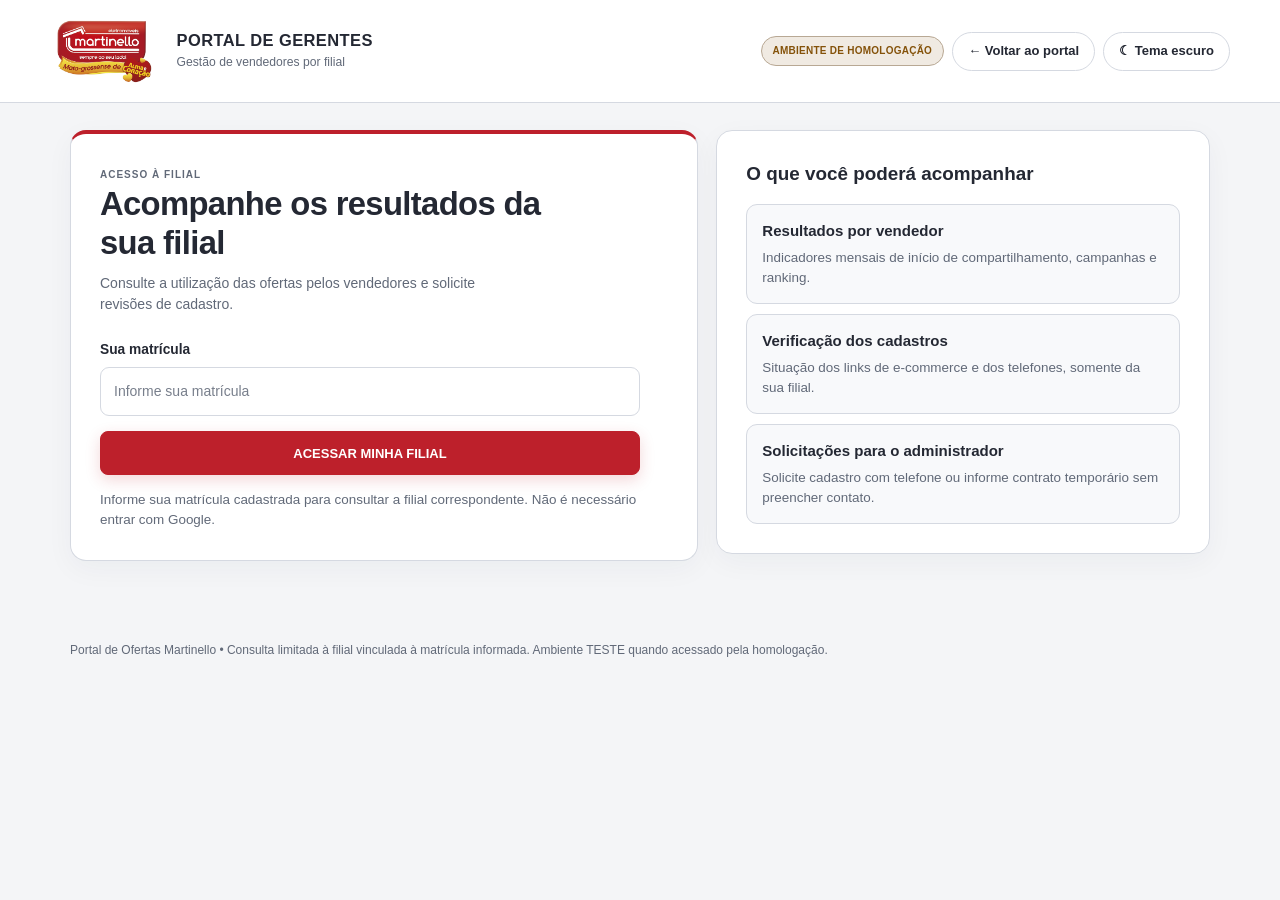
<file: gerentes.html>
<!doctype html>
<html lang="pt-BR">
<head>
  <meta charset="UTF-8">
  <meta name="viewport" content="width=device-width,initial-scale=1,viewport-fit=cover">
  <meta name="robots" content="noindex,nofollow">
  <meta name="referrer" content="no-referrer">
  <title>Portal de Gerentes | Martinello</title>
  <script>try{if(localStorage.getItem('tema')==='dark')document.documentElement.classList.add('dark-mode');}catch(_){}</script>
  <link rel="stylesheet" href="view/gerentes.css?v=1.6.19-20261119b">
</head>
<body>
<header class="topbar">
  <div class="brand">
    <img class="brand-logo" id="logoGerentes" src="img/logo.png" alt="Logo Martinello">
    <div class="brand-label"><strong>PORTAL DE GERENTES</strong><span>Gestão de vendedores por filial</span></div>
  </div>
  <div class="topbar-actions"><span class="gerentes-badge">AMBIENTE DE HOMOLOGAÇÃO</span><a class="link-simple" href="index.html">← Voltar ao portal</a><button class="link-simple tema-gerentes" id="gerenteTema" type="button" aria-label="Alternar entre tema claro e escuro">☾ Tema</button></div>
</header>
<main>
  <section id="gerentesLogin" class="grid-login" aria-label="Identificação e serviços da filial">
    <div class="panel">
      <div class="intro">
        <p class="gerentes-eyebrow">ACESSO À FILIAL</p><h1>Acompanhe os resultados da sua filial</h1>
        <p>Consulte a utilização das ofertas pelos vendedores e solicite revisões de cadastro.</p>
      </div>
      <form id="formLoginGerente">
        <div class="field">
          <label for="gerenteMatricula">Sua matrícula</label>
          <input id="gerenteMatricula" type="text" inputmode="numeric" autocomplete="off" maxlength="8" pattern="[0-9]{3,8}" required placeholder="Informe sua matrícula">
        </div>
        <button id="gerenteEntrar" class="btn btn-primary btn-full" type="submit">ACESSAR MINHA FILIAL</button>
      </form>
      <p class="small" style="margin:15px 0 0">Informe sua matrícula cadastrada para consultar a filial correspondente. Não é necessário entrar com Google.</p>
      <div class="status" id="gerenteLoginStatus" role="status" hidden></div>
    </div>
    <aside class="panel">
      <h2>O que você poderá acompanhar</h2>
      <div class="info-list">
        <div><strong>Resultados por vendedor</strong><span class="small" style="display:block">Indicadores mensais de início de compartilhamento, campanhas e ranking.</span></div>
        <div><strong>Verificação dos cadastros</strong><span class="small" style="display:block">Situação dos links de e-commerce e dos telefones, somente da sua filial.</span></div>
        <div><strong>Solicitações para o administrador</strong><span class="small" style="display:block">Solicite cadastro com telefone ou informe contrato temporário sem preencher contato.</span></div>
      </div>
    </aside>
  </section>
  <section id="gerentesPainel" hidden aria-label="Resultados e cadastros da filial">
    <div class="panel">
      <div class="info-head">
        <div><h1 id="gerenteNome">Painel da filial</h1><div class="meta"><span id="gerenteFilial" class="chip">Filial</span><span id="gerenteAtualizadoEm" class="small"></span></div></div>
        <button type="button" class="btn btn-quiet" id="gerenteSair">Trocar matrícula</button>
      </div>
      <div class="tabs" role="tablist" aria-label="Áreas do painel">
        <button type="button" class="tab" role="tab" aria-controls="gerenteResultados" id="gerenteAbaResultados" aria-selected="true" data-aba="resultados">Resultados</button>
        <button type="button" class="tab" role="tab" aria-controls="gerenteCadastros" id="gerenteAbaCadastros" aria-selected="false" data-aba="cadastros">Cadastros e solicitações</button>
      </div>
      <div id="gerenteStatus" role="status" class="status" hidden></div>
      <section id="gerenteResultados" role="tabpanel" aria-labelledby="gerenteAbaResultados">
        <div class="controls">
          <div class="field"><label for="gerenteMes">Mês</label><select id="gerenteMes"></select></div>
          <div class="field"><label for="gerenteCampanha">Campanha</label><select id="gerenteCampanha"><option value="">Todas as campanhas</option></select></div>
          <div class="field"><label for="gerenteBusca">Buscar vendedor</label><input id="gerenteBusca" type="search" placeholder="Nome ou matrícula"></div>
        </div>

        <div class="kpis" aria-label="Indicadores da filial">
          <div class="kpi"><strong id="gerenteTotal">—</strong><span>Vendedores</span></div>
          <div class="kpi"><strong id="gerenteAtivos">—</strong><span>Cadastros ativos</span></div>
          <div class="kpi"><strong id="gerenteUsando">—</strong><span>Com atividade registrada</span></div>
          <div class="kpi"><strong id="gerenteInicios">—</strong><span>Inícios de compartilhamento</span></div>
          <div class="kpi"><strong id="gerenteOfertas">—</strong><span>Ofertas utilizadas</span></div>
        </div>
        <div class="section-title"><h2>Atividade por vendedor</h2><span class="small" id="gerenteRankingResumo"></span></div>
        <div class="table-wrap"><table>
          <thead><tr><th>Vendedor</th><th>Matrícula</th><th>Inícios de compartilhamento</th><th>Última atividade</th></tr></thead>
          <tbody id="gerenteRanking"><tr><td colspan="4">Informe a matrícula para consultar...</td></tr></tbody>
        </table></div>
        <p class="small" style="margin-top:16px">Os números medem inícios de compartilhamento, não comprovam envio no WhatsApp, cliques, compras ou vendas.</p>
      </section>
      <section id="gerenteCadastros" role="tabpanel" aria-labelledby="gerenteAbaCadastros" hidden>
        <div class="section-title"><h2>Situação dos vendedores</h2><span class="small">Dados limitados à filial autorizada</span></div>
        <p class="small">A situação do e-commerce é indicativa, baseada na última verificação do link do vendedor. Telefones completos não são exibidos nesta lista.</p>
        <div id="gerenteListaCadastros" class="seller-grid"><div class="empty">Aguardando dados da filial...</div></div>
      </section>
    </div>
  </section>
</main>
<dialog id="gerenteDialogo" aria-labelledby="gerenteDialogoTitulo">
  <form id="gerenteFormSolicitacao">
    <h2 id="gerenteDialogoTitulo">Solicitar cadastro ou revisão</h2>
    <p class="small" id="gerenteSolicitacaoVendedor"></p>
    <div class="gerente-ct-topo">
      <label class="toggle" for="gerenteCT"><input type="checkbox" id="gerenteCT"><span>Contrato temporário</span><span class="on">SIM</span><span class="off">NÃO</span></label>
      <p class="small">Marque esta opção para informar que o funcionário é temporário e não precisa de cadastro no e-commerce.</p>
    </div>
    <p id="gerenteCTOrientacao" class="ct-aviso" hidden>Solicitação de <strong>CT Temporário</strong>. Não é necessário preencher telefone ou outras informações.</p>
    <div id="gerenteCamposCadastro">
      <div class="field"><label for="gerenteTelefone">Telefone do vendedor (obrigatório)</label><input id="gerenteTelefone" type="tel" inputmode="tel" autocomplete="off" maxlength="19" placeholder="(DD) 9 1234-5678" required><span id="gerenteErroTelefone" class="small" role="status"></span></div>
      <div class="field"><label for="gerenteTipo">Tipo de telefone (obrigatório)</label><select id="gerenteTipo" required><option value="">Selecione o tipo</option><option value="profissional">Profissional</option><option value="pessoal">Pessoal</option></select></div>
      <div class="field"><label for="gerenteObservacao">Observação (opcional)</label><textarea id="gerenteObservacao" rows="2" maxlength="300" placeholder="Informação útil para a equipe administrativa"></textarea></div>
    </div>
    <p class="small">O pedido será enviado para revisão. Não altera o cadastro do vendedor automaticamente.</p>
    <div id="gerenteSolicitacaoStatus" class="status" role="status" hidden></div>
    <div class="dialog-actions"><button class="btn" type="button" id="gerenteCancelar">Cancelar</button><button class="btn btn-primary" type="submit" id="gerenteEnviar">ENVIAR SOLICITAÇÃO</button></div>
  </form>
</dialog>
<footer class="footer-note">Portal de Ofertas Martinello • Consulta limitada à filial vinculada à matrícula informada. Ambiente TESTE quando acessado pela homologação.</footer>
<script src="shared/config.js?v=1.6.19"></script>
<script src="shared/telefones.js?v=1.6.19-fix1"></script>
<script src="model/gerentes-api.js?v=1.6.19-mat3"></script>
<script src="presenter/gerentes-presenter.js?v=1.6.19-ger6"></script>
</body>
</html>
</file>
<file: view/gerentes.css>
/* Portal de Gerentes — página isolada da administração */
/* Paleta unificada com view/admin.css e preferência 'tema' do administrador. */
:root{color-scheme:light;font-family:Arial,Helvetica,sans-serif;
  --bg:#f4f5f7;--panel:#fff;--panel-soft:#f8f9fb;--border:#d5d9e1;
  --text:#242833;--muted:#616978;--red:#bd202b;--red-strong:#981b24;
  --good:#187347;--bad:#b42332;--warning:#84520a;--focus:#236cd0;
  --shadow:0 8px 28px #19233c0b}
html.dark-mode{color-scheme:dark;--bg:#181b21;--panel:#232730;--panel-soft:#2b303b;
  --border:#4c5565;--text:#f2f4f8;--muted:#bcc4d1;--red:#c72a36;
  --red-strong:#e13745;--good:#91dfb1;--bad:#ffabb2;--warning:#ffd28a;
  --focus:#89b8ff;--shadow:none}
*{box-sizing:border-box}
html{scroll-behavior:smooth}
body{margin:0;background:var(--bg);color:var(--text);min-height:100vh;line-height:1.5}
[hidden]{display:none!important}
button,input,select,textarea{font:inherit;color:inherit}
button{cursor:pointer}
button:disabled{cursor:not-allowed;opacity:.58}
:focus-visible{outline:3px solid var(--focus);outline-offset:3px}
a{color:inherit}
.topbar{background:var(--panel);border-bottom:1px solid var(--border);padding:17px max(22px,calc((100vw - 1180px)/2));display:flex;align-items:center;justify-content:space-between;gap:16px;box-shadow:var(--shadow)}
.brand{display:flex;align-items:center;gap:12px;font-weight:900;font-size:1.08rem;letter-spacing:-.03em}
.brand-mark{height:40px;width:40px;display:grid;place-items:center;border-radius:12px;background:var(--red);color:#fff;font-weight:900}
.brand span span{font-size:.72rem;color:var(--muted);display:block;font-weight:600;letter-spacing:0}
.link-simple{font-size:.84rem;text-decoration:none;border:1px solid var(--border);padding:9px 13px;border-radius:10px}
main{max-width:1180px;margin:26px auto 80px;padding:0 20px}
.panel{background:var(--panel);border:1px solid var(--border);border-radius:17px;box-shadow:var(--shadow);padding:clamp(19px,3vw,30px)}
.intro{margin-bottom:18px}.intro h1{font-size:clamp(1.38rem,3.4vw,2rem);line-height:1.2;margin:0 0 10px}.intro p{color:var(--muted);margin:0}
.grid-login{display:grid;grid-template-columns:minmax(0,1fr) minmax(0,1fr);gap:18px;align-items:start}
.info-list{display:grid;gap:12px;margin-top:18px;color:var(--muted);font-size:.94rem}
.info-list div{padding:13px 16px;background:var(--panel-soft);border-radius:10px}
h2{margin:0 0 16px;font-size:1.18rem}
p{margin-top:0}
label{display:block;font-size:.86rem;font-weight:700;margin-bottom:7px}
input,select,textarea{width:100%;padding:12px 13px;border:1px solid var(--border);background:var(--panel-soft);border-radius:10px;min-height:45px}
input:focus,select:focus,textarea:focus{border-color:var(--focus)}
.field{margin-bottom:15px}
.small{font-size:.84rem;color:var(--muted)}
.btn{border:1px solid var(--border);background:var(--panel-soft);border-radius:10px;min-height:44px;padding:10px 17px;font-weight:800;display:inline-flex;align-items:center;justify-content:center;gap:9px;text-align:center}
.btn:hover:not(:disabled){filter:brightness(.96)}
.btn-primary{background:var(--red);border-color:var(--red);color:#fff}
.btn-primary:hover:not(:disabled){background:var(--red-strong);filter:none}
.btn-full{width:100%}
.btn-quiet{background:transparent}
.status{margin-top:12px;padding:12px;border-radius:11px;background:var(--panel-soft);border:1px solid var(--border);font-size:.9rem}
.status.error{border-color:var(--bad);color:var(--bad)}
.status.success{border-color:var(--good);color:var(--good)}
.info-head{display:flex;align-items:center;justify-content:space-between;gap:12px;margin-bottom:18px;flex-wrap:wrap}
.info-head h1{font-size:clamp(1.3rem,3vw,1.85rem);margin:0}
.muted{color:var(--muted)}
.meta{display:flex;gap:8px;align-items:center;flex-wrap:wrap}
.chip{border:1px solid var(--border);border-radius:999px;padding:5px 10px;color:var(--muted);font-weight:700;font-size:.78rem}
.tabs{display:flex;gap:8px;border-bottom:1px solid var(--border);margin:16px 0 20px;overflow-x:auto}
.tab{border:0;border-bottom:3px solid transparent;background:transparent;padding:12px 19px;min-height:44px;color:var(--muted);font-weight:800;white-space:nowrap}
.tab[aria-selected="true"]{border-color:var(--red);color:var(--text)}
.controls{display:grid;grid-template-columns:repeat(3,minmax(0,1fr));gap:12px;margin-bottom:19px}
.controls .field{margin:0}
.kpis{display:grid;grid-template-columns:repeat(5,minmax(0,1fr));gap:12px;margin-bottom:18px}
.kpi{padding:17px 13px;border:1px solid var(--border);border-radius:12px;background:var(--panel-soft)}
.kpi strong{font-size:clamp(1.3rem,2.8vw,1.9rem);display:block;line-height:1.2}
.kpi span{display:block;color:var(--muted);font-size:.78rem;margin-top:6px}
.section-title{display:flex;align-items:center;justify-content:space-between;gap:12px;margin:14px 0}
.section-title h2{margin:0}
.table-wrap{width:100%;overflow-x:auto}
table{border-collapse:collapse;width:100%;font-size:.88rem;min-width:680px}
th{text-align:left;color:var(--muted);font-size:.75rem;letter-spacing:.035em;text-transform:uppercase;background:var(--panel-soft)}
th,td{padding:13px 10px;border-bottom:1px solid var(--border);vertical-align:middle}
td strong{font-weight:800}
td small{color:var(--muted);display:block}
.empty{padding:25px 16px;text-align:center;color:var(--muted);border:1px dashed var(--border);border-radius:12px}
.seller-grid{display:grid;grid-template-columns:repeat(2,minmax(0,1fr));gap:12px}
.seller-card{padding:17px;border:1px solid var(--border);background:var(--panel-soft);border-radius:13px;min-width:0}
.seller-card h3{font-size:.95rem;margin:0 0 4px;overflow-wrap:anywhere}
.seller-card .info{color:var(--muted);font-size:.83rem;margin:4px 0 14px}
.seller-card .indicators{display:flex;gap:7px;flex-wrap:wrap;margin-bottom:14px}
.badge{display:inline-flex;align-items:center;font-size:.73rem;font-weight:800;border-radius:8px;padding:5px 8px;background:var(--panel);border:1px solid var(--border)}
.badge.good{color:var(--good)}.badge.bad{color:var(--bad)}.badge.warn{color:var(--warning)}
dialog{width:min(96vw,520px);max-height:90dvh;overflow:auto;border:1px solid var(--border);background:var(--panel);color:var(--text);border-radius:17px;padding:24px}
dialog::backdrop{background:rgba(0,0,0,.68)}
.dialog-actions{display:flex;justify-content:flex-end;gap:10px;margin-top:20px;flex-wrap:wrap}
.toggle{display:flex;align-items:center;gap:12px;cursor:pointer;font-weight:700}
.toggle input{appearance:none;width:49px;height:27px;min-height:27px;border:1px solid var(--border);border-radius:99px;background:var(--border);position:relative;flex:none;margin:0;transition:background .15s}
.toggle input:after{content:"";position:absolute;top:3px;left:3px;width:19px;height:19px;background:#fff;border-radius:50%;transition:transform .15s}
.toggle input:checked{background:var(--good)}.toggle input:checked:after{transform:translateX(21px)}
.toggle .on{display:none}.toggle input:checked~.on{display:inline}.toggle input:checked~.off{display:none}
.footer-note{max-width:1180px;margin:18px auto;padding:0 20px 30px;color:var(--muted);font-size:.75rem}
@media(max-width:900px){.kpis{grid-template-columns:repeat(3,minmax(0,1fr))}.grid-login{grid-template-columns:1fr}.controls{grid-template-columns:repeat(2,minmax(0,1fr))}}
@media(max-width:650px){.topbar{padding:12px 15px}.link-simple{font-size:.75rem;padding:8px}.brand{font-size:.95rem}.brand-mark{width:36px;height:36px}main{padding:0 12px;margin-top:14px}.panel{padding:18px}.kpis{grid-template-columns:repeat(2,minmax(0,1fr))}.controls{grid-template-columns:1fr}.seller-grid{grid-template-columns:1fr}.dialog-actions>.btn{flex:1 1 100%}}

/* Refinamento da vitrine administrativa, aplicado ao Portal de Gerentes. */
body{font-size:14px}
.panel,#gerentesPainel,#gerenteResultados,#gerenteCadastros{min-width:0;max-width:100%}
main{width:100%;min-width:0;max-width:1180px}
.topbar{box-shadow:none}
.topbar-actions{display:flex;align-items:center;gap:8px;flex-wrap:wrap}
.topbar .link-simple{background:var(--panel);color:var(--text);font-size:13px;font-weight:700;min-height:42px;display:inline-flex;align-items:center;justify-content:center}
.topbar .link-simple:hover{border-color:var(--red)}
.brand-mark{border-radius:10px}
.panel{border-radius:12px;box-shadow:var(--shadow)}
.info-list div,.seller-card,.kpi{border-radius:10px}
.btn,input,select,textarea{border-radius:8px}
input,select,textarea{background:var(--panel);min-width:0}
input::placeholder,textarea::placeholder{color:var(--muted);opacity:.85}
.btn{font-size:13px;font-weight:700}
.tab{transition:color .15s,border-color .15s}
.tab[aria-selected=true]{color:var(--red);border-bottom-color:var(--red)}
.badge.bad{background:color-mix(in srgb,var(--bad) 8%,var(--panel));border-color:color-mix(in srgb,var(--bad) 35%,var(--border))}
.badge.good{background:color-mix(in srgb,var(--good) 7%,var(--panel))}
.badge.warn{background:color-mix(in srgb,var(--warning) 8%,var(--panel))}
.ct-aviso{background:var(--panel-soft);border:1px solid var(--border);border-left:4px solid var(--red);border-radius:9px;padding:14px;color:var(--text)}
.gerente-ct-topo{padding:14px 14px 8px;margin:12px 0 14px;border:1px solid var(--border);border-radius:11px;background:var(--panel-soft)}
.gerente-ct-topo .toggle{margin-bottom:10px;display:flex;flex-wrap:wrap}
.gerente-ct-topo .small{margin:0 0 5px}
dialog{max-width:calc(100vw - 20px)}
#gerenteCamposCadastro[hidden],#gerenteCTOrientacao[hidden]{display:none!important}
/* Relatório em cartões no celular: não depende de rolagem horizontal. */
@media(max-width:700px){
  .panel{padding:16px}
  .tabs{overflow:visible;gap:0}
  .tab{white-space:normal;flex:1 1 50%;font-size:.82rem;line-height:1.35;padding:12px 8px}
  .table-wrap{overflow:visible;max-width:100%}
  .table-wrap table,.table-wrap tbody{display:block;width:100%;min-width:0}
  .table-wrap thead{display:none}
  .table-wrap tr.ranking-vendedor{display:grid;grid-template-columns:repeat(2,minmax(0,1fr));gap:9px 12px;margin:0 0 12px;padding:15px;background:var(--panel-soft);border:1px solid var(--border);border-radius:11px;min-width:0}
  .table-wrap tr.ranking-vendedor td{display:block;width:100%;min-width:0;border:0;padding:0;overflow-wrap:anywhere;word-break:normal}
  .table-wrap tr.ranking-vendedor td:first-child{grid-column:1/-1;padding-bottom:8px;border-bottom:1px solid var(--border)}
  .table-wrap tr.ranking-vendedor td:nth-child(4){grid-column:1/-1}
  .table-wrap tr.ranking-vendedor td::before{content:attr(data-label);display:block;color:var(--muted);font-size:11px;font-weight:700;text-transform:uppercase;letter-spacing:.025em;margin-bottom:3px}
  .table-wrap tr.ranking-vendedor td strong{font-size:.98rem}
  .table-wrap tr.ranking-vazio{display:block;width:100%;background:var(--panel-soft);border-radius:11px}
  .table-wrap tr.ranking-vazio td{display:block;padding:18px;width:100%;text-align:center}
  .topbar{flex-wrap:wrap}
  .topbar-actions{justify-content:flex-end}
}
@media(max-width:380px){.topbar .link-simple{font-size:11px;padding:8px 10px}.kpis{gap:8px}.kpi{padding:13px 9px}.panel{padding:13px}}
@media(prefers-reduced-motion:reduce){*,*::before,*::after{scroll-behavior:auto!important;transition:none!important;animation:none!important}}

/* Identidade visual compartilhada com o Portal e Admin */
.brand-logo{display:block;width:auto;height:52px;max-width:min(36vw,180px);object-fit:contain;flex-shrink:0}
.brand-title{font-size:.84rem;font-weight:800;letter-spacing:0;color:var(--muted);line-height:1.25}
@media(max-width:650px){.brand{gap:8px;min-width:0}.brand-logo{height:42px;max-width:140px}.brand-title{font-size:.75rem}}
@media(max-width:380px){.brand-logo{height:36px;max-width:112px}.brand-title{font-size:.68rem}}

/* Refinamento visual unificado com os tokens e cards do administrador. */
:root{--red:#bd202b;--red-strong:#981b24;--shadow:0 8px 28px #19233c0b}
html.dark-mode{--red:#c72a36;--red-strong:#e13745;--shadow:none}
body{font-family:Arial,Helvetica,sans-serif}
.topbar{min-height:94px;padding:16px max(20px,calc((100vw - 1180px)/2));gap:18px}
.brand{gap:18px;min-width:0;letter-spacing:normal}
.brand-logo{height:70px;max-width:215px}
.brand-label{display:grid;gap:3px;min-width:0}
.brand-label strong{font-size:1.03rem;letter-spacing:.025em;color:var(--text);line-height:1.18}
.brand-label span{font-size:.76rem;font-weight:500;color:var(--muted);letter-spacing:normal}
.gerentes-badge{display:inline-flex;align-items:center;justify-content:center;font-size:10px;line-height:1.35;font-weight:850;letter-spacing:.025em;border:1px solid color-mix(in srgb,var(--warning) 36%,var(--border));border-radius:999px;padding:7px 11px;background:color-mix(in srgb,var(--warning) 12%,var(--panel));color:var(--warning);white-space:nowrap}
.topbar .link-simple{border-radius:999px;min-height:39px;padding:8px 15px;white-space:nowrap}
main{margin-top:27px}
.panel{border-radius:16px;padding:clamp(20px,2.6vw,29px);box-shadow:var(--shadow)}
.grid-login{grid-template-columns:minmax(0,1.12fr) minmax(285px,.88fr);gap:18px}
.grid-login>.panel:first-child{border-top:4px solid var(--red)}
.gerentes-eyebrow{display:inline-flex;font-size:10px;letter-spacing:.1em;font-weight:850;color:var(--red);margin:0 0 12px}
.intro h1{font-size:clamp(1.5rem,3.2vw,2.05rem);letter-spacing:-.02em;max-width:25ch}
.intro p{max-width:52ch}
#formLoginGerente{margin-top:25px;max-width:540px}
#gerenteMatricula{min-height:49px}
.btn-primary{box-shadow:0 5px 15px color-mix(in srgb,var(--red) 18%,transparent)}
.btn:hover:not(:disabled){transform:translateY(-1px)}
.btn:active:not(:disabled){transform:none}
.btn-quiet,.link-simple{transition:background .15s ease,border-color .15s ease,transform .15s ease}
.info-list{gap:10px;margin-top:8px}
.info-list div{border:1px solid var(--border);background:var(--panel-soft);padding:15px;border-radius:11px}
.info-list div strong{display:block;margin-bottom:5px;color:var(--text)}
.info-head{padding-bottom:18px;border-bottom:1px solid var(--border)}
.info-head h1{letter-spacing:-.02em;font-size:clamp(1.35rem,2.7vw,1.8rem)}
.chip{color:var(--red);border-color:color-mix(in srgb,var(--red) 34%,var(--border));background:color-mix(in srgb,var(--red) 6%,var(--panel))}
.tabs{gap:8px;margin-top:5px}
.tab{border-radius:9px 9px 0 0;padding:13px 20px}
.tab[aria-selected=true]{background:var(--panel-soft);color:var(--red);border-bottom-color:var(--red)}
.controls{padding:15px;background:var(--panel-soft);border:1px solid var(--border);border-radius:12px}
.kpi{background:var(--panel);border:1px solid var(--border);border-radius:12px;padding:18px 15px;min-width:0;overflow-wrap:anywhere}
.kpi strong{color:var(--red);font-weight:900;font-variant-numeric:tabular-nums}
.kpi span{font-weight:650}
.seller-card{background:var(--panel);border-radius:12px;transition:border-color .15s}
.seller-card:hover{border-color:color-mix(in srgb,var(--red) 35%,var(--border))}
.section-title{margin:20px 0 13px}
.section-title h2{font-size:1.13rem}
.table-wrap{border-radius:12px;border:1px solid var(--border);overflow:hidden}
.table-wrap th{background:var(--panel-soft)}
.table-wrap td,.table-wrap th{padding:13px 15px}
.field label{font-weight:700}
input,select,textarea{min-height:46px;border-radius:9px;background:var(--panel)}
input:focus,select:focus,textarea:focus{outline:2px solid color-mix(in srgb,var(--focus) 45%,transparent);outline-offset:1px}
.status{border-radius:10px}
dialog{box-shadow:0 24px 65px #08080b55}
.dialog-actions .btn{min-width:140px}
@media(max-width:950px){.grid-login{grid-template-columns:1fr}.brand-logo{height:55px;max-width:185px}.topbar{padding:15px 20px}}
@media(max-width:700px){
  .topbar{gap:11px;min-height:0;padding:13px 15px}
  .brand{gap:10px}
  .brand-logo{height:46px;max-width:min(33vw,145px)}
  .brand-label strong{font-size:.83rem}
  .brand-label span{font-size:.65rem}
  .gerentes-badge{order:3;margin-left:auto;font-size:9px;padding:6px 9px}
  .topbar-actions{justify-content:flex-end;gap:7px;flex:1 1 100%}
  .topbar .link-simple{flex:1 1 auto}
  .panel{padding:17px;border-radius:13px}
  .controls{padding:12px}
  .kpis{gap:9px}
  .kpi{padding:13px 12px}
  .table-wrap{border:none}
  .table-wrap tr.ranking-vendedor{border-radius:12px}
  .dialog-actions .btn{min-width:0}
}
@media(max-width:380px){.brand-label span{display:none}.topbar .link-simple{font-size:11px}.gerentes-badge{font-size:8px}.kpi strong{font-size:1.22rem}}
@media(prefers-reduced-motion:reduce){.btn:hover:not(:disabled){transform:none}}

/* Limites reais do layout: não esconder conteúdo que ultrapassa a tela. */
.topbar>*{min-width:0;max-width:100%}
.brand-label{overflow-wrap:anywhere}
.link-simple:active,.btn:active:not(:disabled){background:var(--panel-soft)}
.btn-primary:active:not(:disabled){background:var(--red-strong)}
.btn:disabled{box-shadow:none;transform:none}
.field,.info-head>*,.section-title>*{min-width:0}
.section-title{flex-wrap:wrap}
.btn,.status,.small,td,th{overflow-wrap:anywhere}
.table-wrap table{min-width:0;table-layout:fixed}
.toggle input{padding:0}
textarea{resize:vertical}
@media(min-width:701px) and (max-width:1100px){.topbar{flex-wrap:wrap}.topbar-actions{margin-left:auto}.brand{flex:1 1 100%}}
@media(max-width:700px){.table-wrap table{table-layout:auto}.brand{width:100%}.topbar-actions{width:100%}.gerentes-badge{white-space:normal;text-align:center}.section-title{align-items:flex-start}.info-head>.btn{width:100%}}
/* Texto de destaque legível no tema escuro, sem clarear os botões vermelhos. */
html.dark-mode .kpi strong,html.dark-mode .chip,html.dark-mode .tab[aria-selected=true],html.dark-mode .gerentes-eyebrow{color:#ffabb2}
</file>
